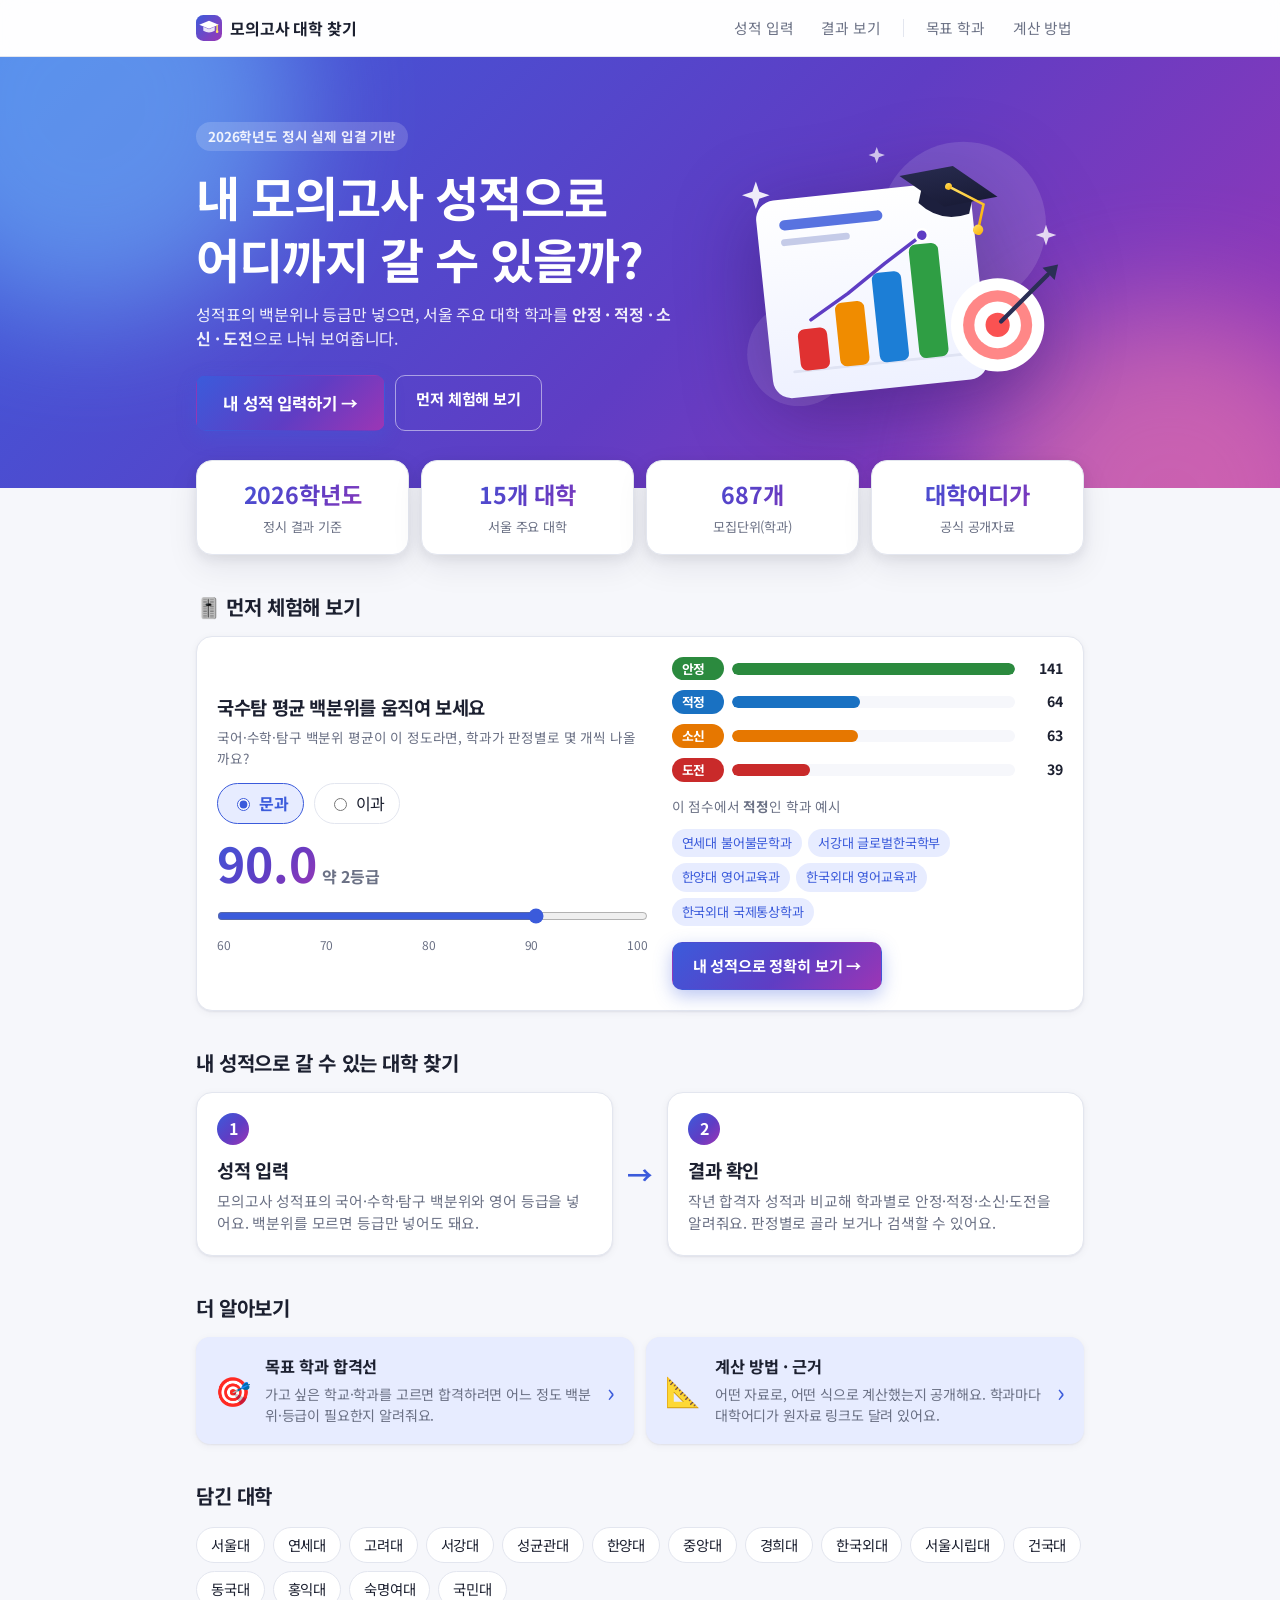
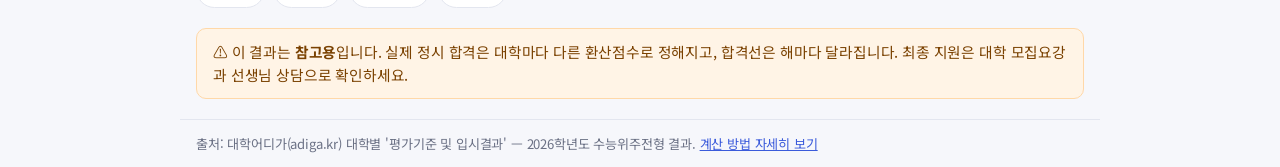
<file: mock-exam-admission/index.html>
<!doctype html>
<html lang="ko">
<head>
  <meta charset="utf-8" />
  <meta name="viewport" content="width=device-width, initial-scale=1" />
  <title>모의고사 대학 찾기</title>
  <link rel="preconnect" href="https://fonts.googleapis.com" />
  <link href="https://fonts.googleapis.com/css2?family=Noto+Sans+KR:wght@400;500;700&display=swap" rel="stylesheet" />
  <link rel="icon" href="img/logo.svg" type="image/svg+xml" />
  <link rel="stylesheet" href="style.css" />
</head>
<body>
  <nav class="topnav">
    <div class="wrap">
      <a class="brand" href="index.html"><img class="brand-mark" src="img/logo.svg" alt="" />모의고사 대학 찾기</a>
      <div class="links">
        <a href="input.html">성적 입력</a>
        <a href="result.html">결과 보기</a>
        <span class="nav-sep" aria-hidden="true"></span>
        <a href="target.html">목표 학과</a>
        <a href="method.html">계산 방법</a>
      </div>
    </div>
  </nav>

  <header class="hero hero-landing">
    <div class="wrap hero-inner">
      <div class="reveal in">
        <p class="eyebrow"><span data-year></span>학년도 정시 실제 입결 기반</p>
        <h1>내 모의고사 성적으로<br />어디까지 갈 수 있을까?</h1>
        <p>성적표의 백분위나 등급만 넣으면, 서울 주요 대학 학과를 <b>안정 · 적정 · 소신 · 도전</b>으로 나눠 보여줍니다.</p>
        <div class="cta-row">
          <a class="btn primary big" href="input.html">내 성적 입력하기 →</a>
          <a class="btn ghost-light" href="#demo">먼저 체험해 보기</a>
        </div>
      </div>
      <img class="hero-art" src="img/hero.svg" alt="성적표 그래프와 학사모, 과녁 일러스트" />
    </div>
  </header>

  <main class="wrap">
    <section class="stat-row">
      <div class="stat reveal"><b><span data-year></span>학년도</b><span>정시 결과 기준</span></div>
      <div class="stat reveal d1"><b><span data-univ-count data-countup></span>개 대학</b><span>서울 주요 대학</span></div>
      <div class="stat reveal d2"><b><span data-dept-count data-countup></span>개</b><span>모집단위(학과)</span></div>
      <div class="stat reveal d3"><b>대학어디가</b><span>공식 공개자료</span></div>
    </section>

    <h2 class="section-title reveal" id="demo">🎚️ 먼저 체험해 보기</h2>
    <section class="card demo reveal">
      <div>
        <h3>국수탐 평균 백분위를 움직여 보세요</h3>
        <p class="small-note" style="margin:0">국어·수학·탐구 백분위 평균이 이 정도라면, 학과가 판정별로 몇 개씩 나올까요?</p>
        <fieldset class="seg" style="margin:14px 0 0">
          <label><input type="radio" name="demo-track" value="인문" checked /> 문과</label>
          <label><input type="radio" name="demo-track" value="자연" /> 이과</label>
        </fieldset>
        <div style="margin-top:14px">
          <span class="demo-score" id="demo-score">90.0</span><span class="demo-grade" id="demo-grade"></span>
        </div>
        <input class="range" id="demo-range" type="range" min="60" max="100" step="0.5" value="90" aria-label="국수탐 평균 백분위" />
        <div class="range-scale"><span>60</span><span>70</span><span>80</span><span>90</span><span>100</span></div>
      </div>
      <div>
        <div class="demo-bars" id="demo-bars"></div>
        <p class="small-note" style="margin:14px 0 0">이 점수에서 <b>적정</b>인 학과 예시</p>
        <ul class="demo-picks" id="demo-picks"></ul>
        <a class="btn primary" href="input.html" style="margin-top:16px">내 성적으로 정확히 보기 →</a>
      </div>
    </section>

    <h2 class="section-title reveal">내 성적으로 갈 수 있는 대학 찾기</h2>
    <section class="steps flow-steps">
      <a class="step card reveal" href="input.html">
        <span class="step-no">1</span>
        <h3>성적 입력</h3>
        <p>모의고사 성적표의 국어·수학·탐구 백분위와 영어 등급을 넣어요. 백분위를 모르면 등급만 넣어도 돼요.</p>
      </a>
      <span class="step-arrow" aria-hidden="true">→</span>
      <a class="step card reveal d1" href="result.html">
        <span class="step-no">2</span>
        <h3>결과 확인</h3>
        <p>작년 합격자 성적과 비교해 학과별로 안정·적정·소신·도전을 알려줘요. 판정별로 골라 보거나 검색할 수 있어요.</p>
      </a>
    </section>

    <h2 class="section-title reveal">더 알아보기</h2>
    <section class="menu-tiles">
      <a class="tile reveal" href="target.html">
        <span class="tile-icon" aria-hidden="true">🎯</span>
        <div>
          <h3>목표 학과 합격선</h3>
          <p>가고 싶은 학교·학과를 고르면 합격하려면 어느 정도 백분위·등급이 필요한지 알려줘요.</p>
        </div>
        <span class="tile-go" aria-hidden="true">›</span>
      </a>
      <a class="tile reveal d1" href="method.html">
        <span class="tile-icon" aria-hidden="true">📐</span>
        <div>
          <h3>계산 방법 · 근거</h3>
          <p>어떤 자료로, 어떤 식으로 계산했는지 공개해요. 학과마다 대학어디가 원자료 링크도 달려 있어요.</p>
        </div>
        <span class="tile-go" aria-hidden="true">›</span>
      </a>
    </section>

    <h2 class="section-title reveal">담긴 대학</h2>
    <p class="univ-chips reveal" id="univ-chips"></p>

    <div class="notice reveal">
      ⚠️ 이 결과는 <b>참고용</b>입니다. 실제 정시 합격은 대학마다 다른 환산점수로 정해지고, 합격선은 해마다 달라집니다.
      최종 지원은 대학 모집요강과 선생님 상담으로 확인하세요.
    </div>
  </main>

  <footer class="wrap">
    <p>출처: 대학어디가(adiga.kr) 대학별 '평가기준 및 입시결과' — <span data-year></span>학년도 수능위주전형 결과. <a href="method.html">계산 방법 자세히 보기</a></p>
  </footer>

  <script src="data.js"></script>
  <script src="common.js"></script>
  <script src="ui.js"></script>
  <script>
    document.getElementById("univ-chips").innerHTML = univNames()
      .map((u) => `<a class="chip" href="target.html?univ=${encodeURIComponent(u)}">${esc(u)}</a>`)
      .join("");

    // 미리 체험: 평균 백분위 슬라이더 → 판정별 학과 수
    const range = document.getElementById("demo-range");
    const scoreEl = document.getElementById("demo-score");
    const gradeEl = document.getElementById("demo-grade");
    const barsEl = document.getElementById("demo-bars");
    const picksEl = document.getElementById("demo-picks");
    const KEYS = ["안정", "적정", "소신", "도전"];
    barsEl.innerHTML = KEYS.map(
      (k) => `<div class="demo-bar"><span class="badge ${k}">${k}</span><div class="track"><div class="fill ${k}" data-k="${k}"></div></div><b data-n="${k}">0</b></div>`
    ).join("");

    function updateDemo() {
      const avg = Number(range.value);
      const track = document.querySelector('input[name="demo-track"]:checked').value;
      const results = evaluate({ track, avg, english: 1 });
      const counts = Object.fromEntries(KEYS.map((k) => [k, results.filter((r) => r.level === k).length]));
      const max = Math.max(1, ...Object.values(counts));
      scoreEl.textContent = avg.toFixed(1);
      gradeEl.textContent = `약 ${pctToGrade(avg)}등급`;
      for (const k of KEYS) {
        barsEl.querySelector(`[data-k="${k}"]`).style.width = `${(counts[k] / max) * 100}%`;
        barsEl.querySelector(`[data-n="${k}"]`).textContent = counts[k];
      }
      const picks = results.filter((r) => r.level === "적정").slice(0, 5);
      picksEl.innerHTML = picks.length
        ? picks.map((r) => `<li>${esc(r.univ)} ${esc(r.dept)}</li>`).join("")
        : `<li>해당 학과가 없어요</li>`;
    }
    range.addEventListener("input", updateDemo);
    document.querySelectorAll('input[name="demo-track"]').forEach((r) => r.addEventListener("change", updateDemo));
    updateDemo();
  </script>
</body>
</html>
</file>
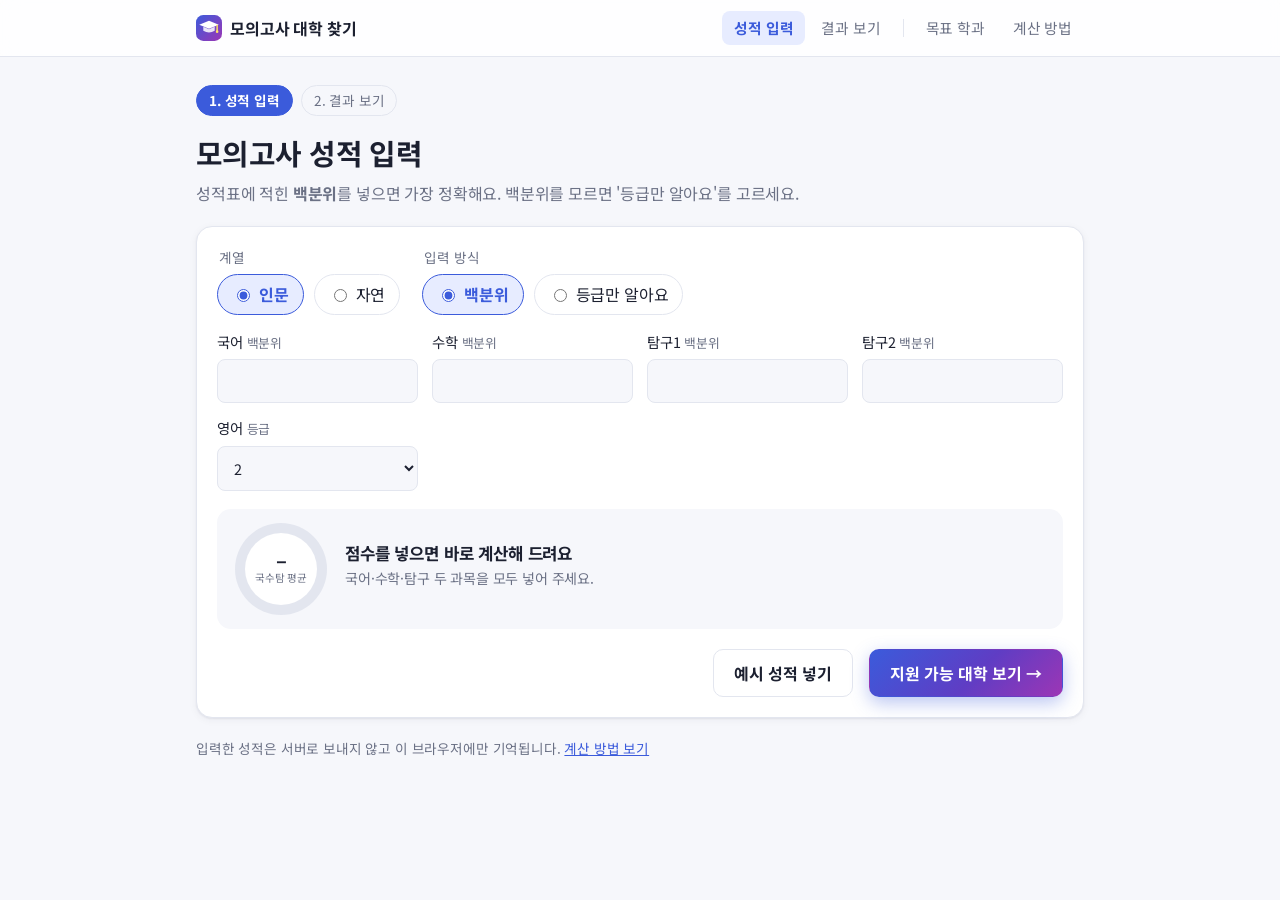
<file: mock-exam-admission/input.html>
<!doctype html>
<html lang="ko">
<head>
  <meta charset="utf-8" />
  <meta name="viewport" content="width=device-width, initial-scale=1" />
  <title>성적 입력 · 모의고사 대학 찾기</title>
  <link rel="preconnect" href="https://fonts.googleapis.com" />
  <link href="https://fonts.googleapis.com/css2?family=Noto+Sans+KR:wght@400;500;700&display=swap" rel="stylesheet" />
  <link rel="icon" href="img/logo.svg" type="image/svg+xml" />
  <link rel="stylesheet" href="style.css" />
</head>
<body>
  <nav class="topnav">
    <div class="wrap">
      <a class="brand" href="index.html"><img class="brand-mark" src="img/logo.svg" alt="" />모의고사 대학 찾기</a>
      <div class="links">
        <a href="input.html" aria-current="page">성적 입력</a>
        <a href="result.html">결과 보기</a>
        <span class="nav-sep" aria-hidden="true"></span>
        <a href="target.html">목표 학과</a>
        <a href="method.html">계산 방법</a>
      </div>
    </div>
  </nav>

  <main class="wrap page">
    <ol class="progress">
      <li class="on">1. 성적 입력</li>
      <li>2. 결과 보기</li>
    </ol>
    <h1 class="page-title">모의고사 성적 입력</h1>
    <p class="page-sub">성적표에 적힌 <b>백분위</b>를 넣으면 가장 정확해요. 백분위를 모르면 '등급만 알아요'를 고르세요.</p>

    <section class="card">
      <form id="score-form" action="result.html">
        <div class="row">
          <fieldset class="seg">
            <legend>계열</legend>
            <label><input type="radio" name="track" value="인문" checked /> 인문</label>
            <label><input type="radio" name="track" value="자연" /> 자연</label>
          </fieldset>
          <fieldset class="seg">
            <legend>입력 방식</legend>
            <label><input type="radio" name="mode" value="pct" checked /> 백분위</label>
            <label><input type="radio" name="mode" value="grade" /> 등급만 알아요</label>
          </fieldset>
        </div>

        <div class="grid">
          <label class="field">
            <span>국어 <em class="unit">백분위</em></span>
            <input type="number" name="k" min="0" max="100" required />
          </label>
          <label class="field">
            <span>수학 <em class="unit">백분위</em></span>
            <input type="number" name="m" min="0" max="100" required />
          </label>
          <label class="field">
            <span>탐구1 <em class="unit">백분위</em></span>
            <input type="number" name="t1" min="0" max="100" required />
          </label>
          <label class="field">
            <span>탐구2 <em class="unit">백분위</em></span>
            <input type="number" name="t2" min="0" max="100" required />
          </label>
          <label class="field">
            <span>영어 <em>등급</em></span>
            <select name="e">
              <option>1</option><option selected>2</option><option>3</option><option>4</option><option>5</option>
              <option>6</option><option>7</option><option>8</option><option>9</option>
            </select>
          </label>
        </div>

        <div class="live" aria-live="polite">
          <div class="ring" id="ring"><div><b id="live-avg">–</b><small>국수탐 평균</small></div></div>
          <div class="live-text">
            <b id="live-grade">점수를 넣으면 바로 계산해 드려요</b>
            <p id="live-desc">국어·수학·탐구 두 과목을 모두 넣어 주세요.</p>
            <div class="mini-levels" id="live-levels"></div>
          </div>
        </div>

        <p class="hint" id="grade-hint" hidden>
          등급만 넣으면 각 등급의 대표 백분위(1등급 98, 2등급 92, 3등급 83 …)로 바꿔 계산해요. 같은 등급 안에서도 차이가 커서 결과 오차가 큽니다.
        </p>

        <div class="row actions">
          <button type="button" id="sample-btn" class="ghost">예시 성적 넣기</button>
          <button type="submit" class="primary">지원 가능 대학 보기 →</button>
        </div>
      </form>
    </section>

    <p class="small-note">입력한 성적은 서버로 보내지 않고 이 브라우저에만 기억됩니다. <a href="method.html">계산 방법 보기</a></p>
  </main>

  <script src="data.js"></script>
  <script src="common.js"></script>
  <script src="ui.js"></script>
  <script src="input.js"></script>
</body>
</html>
</file>
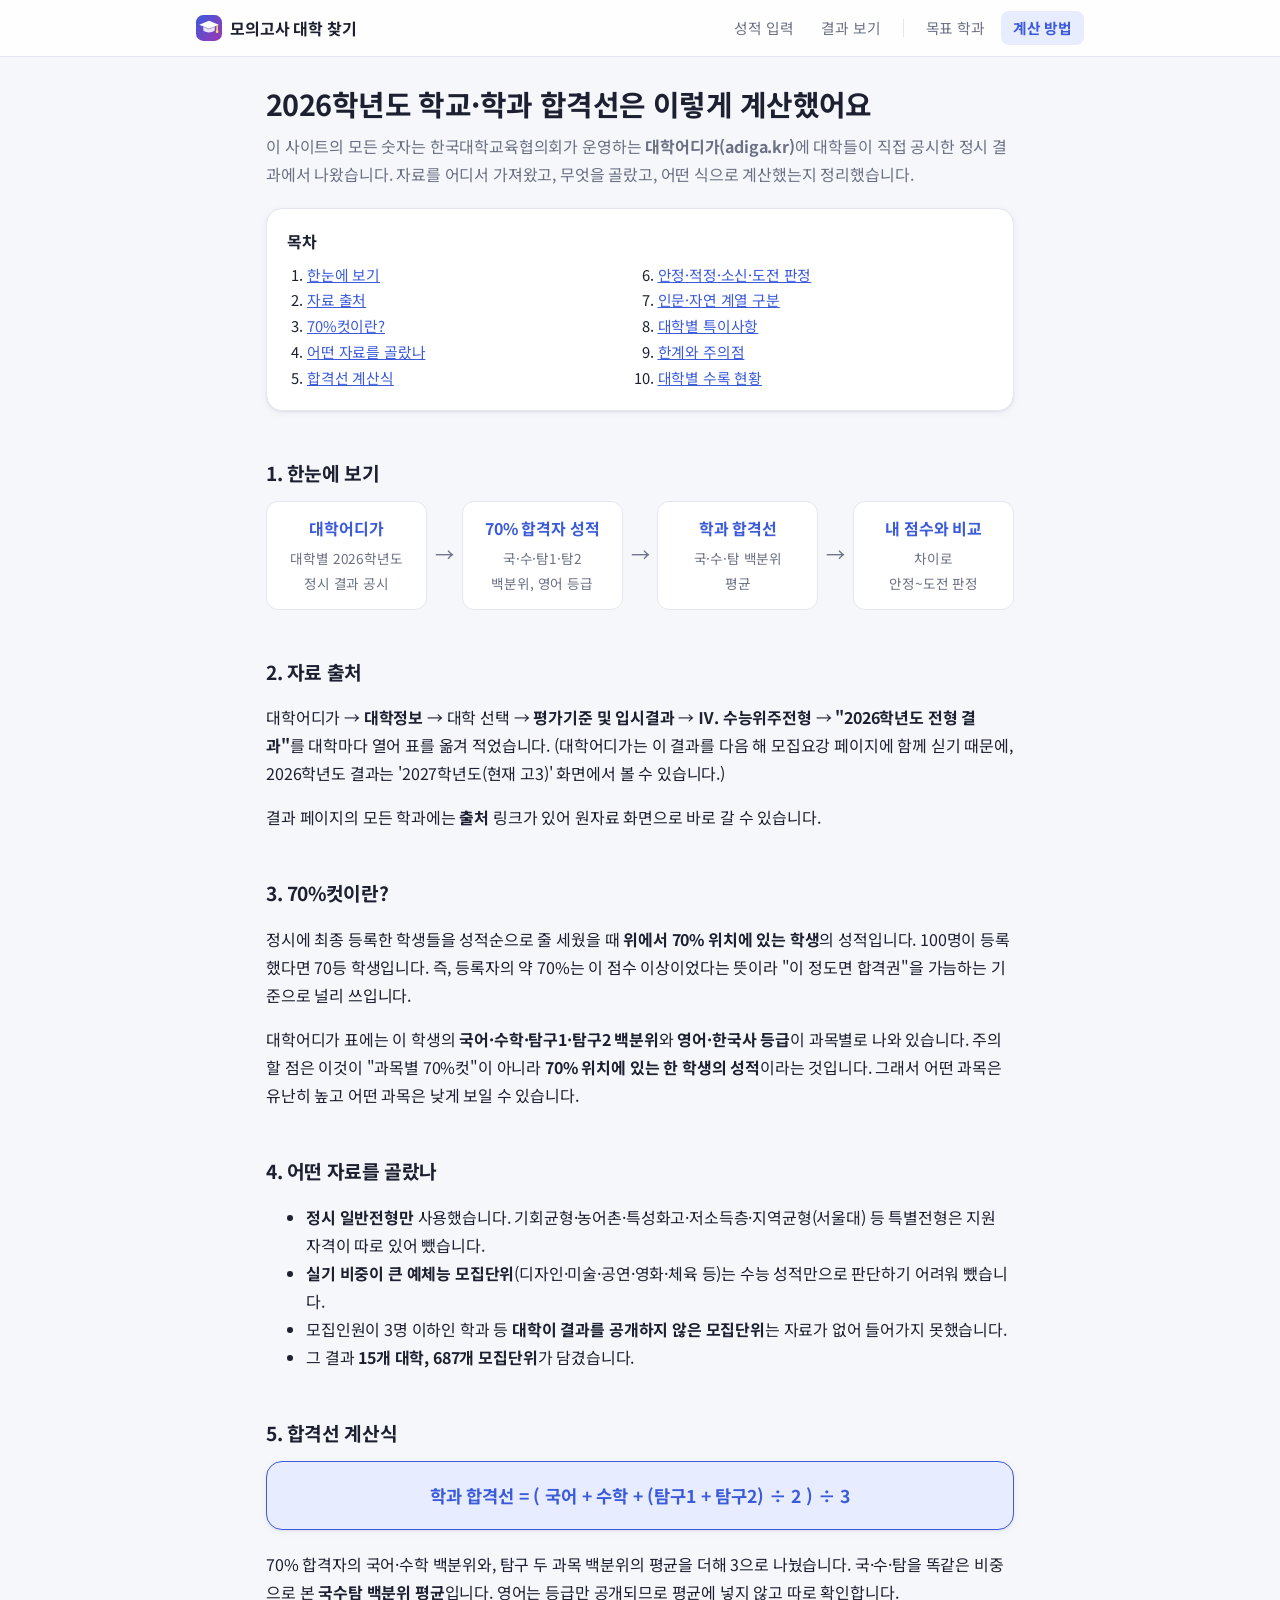
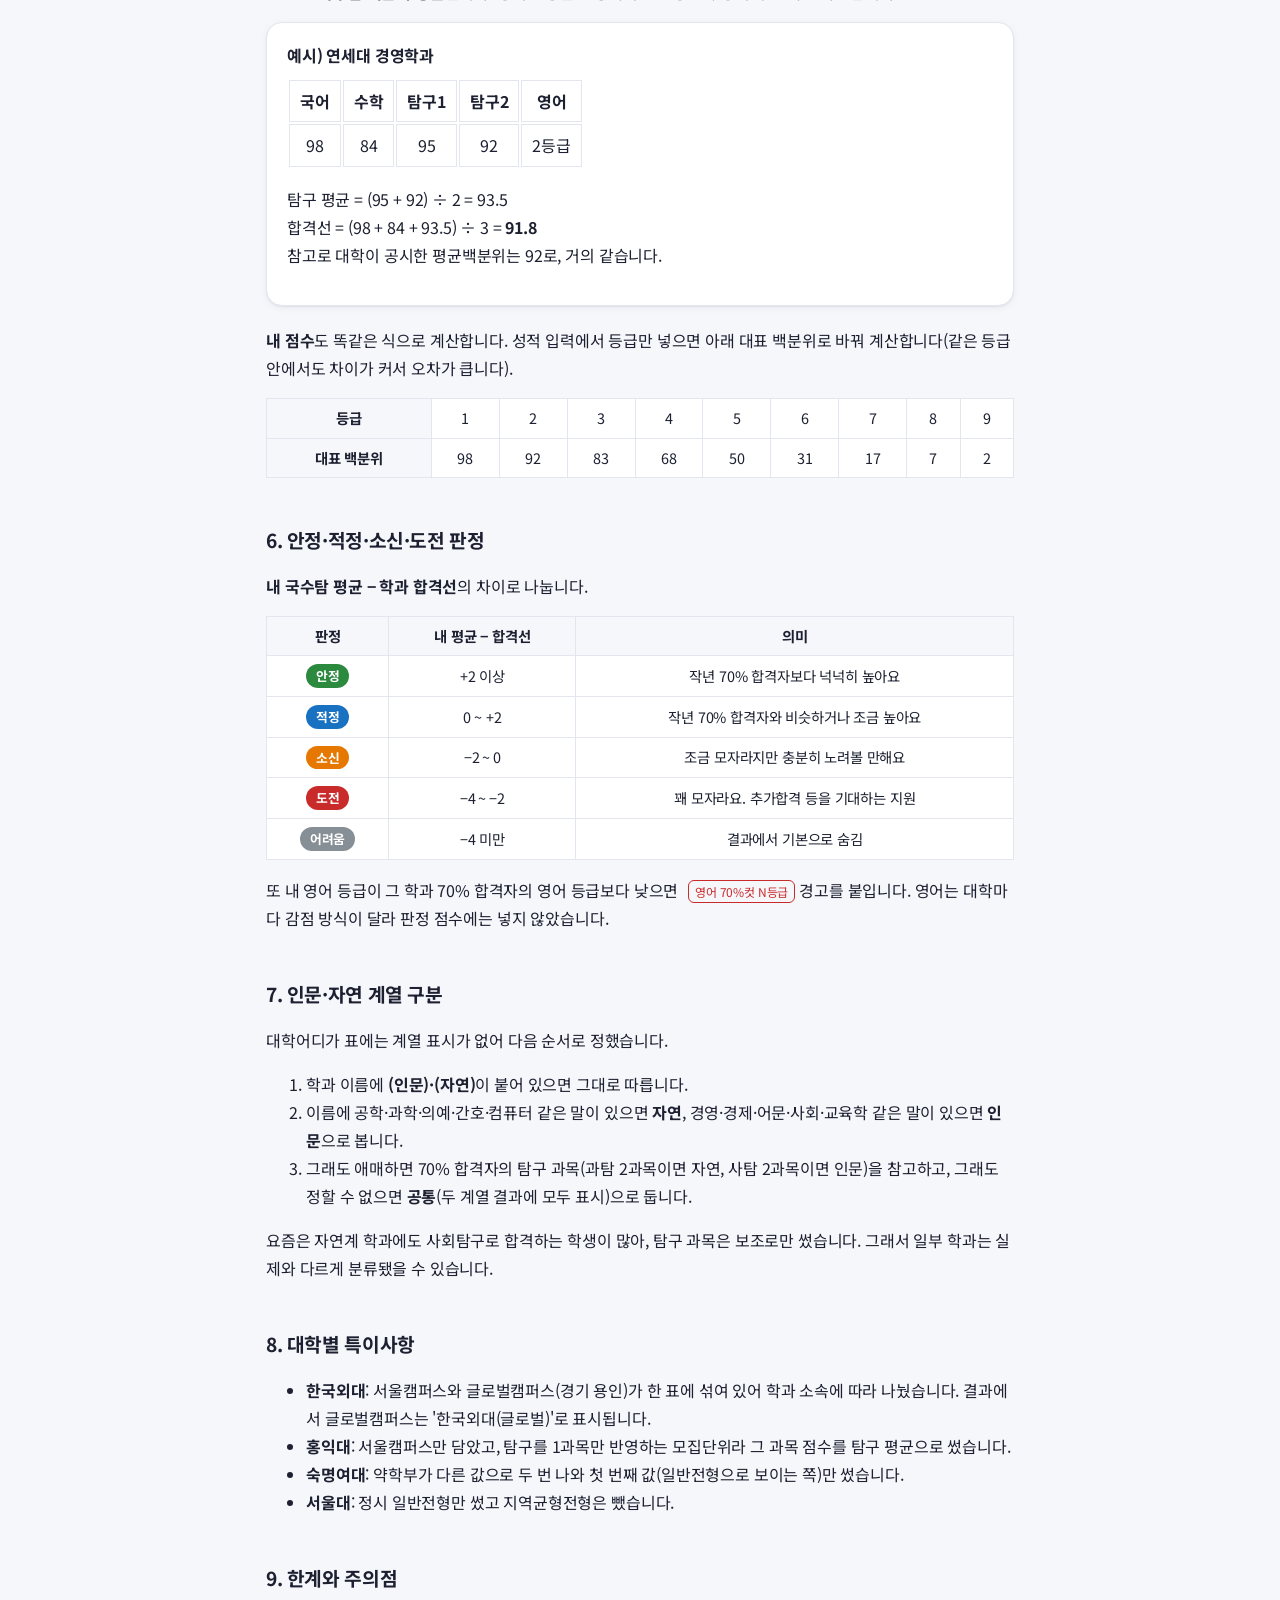
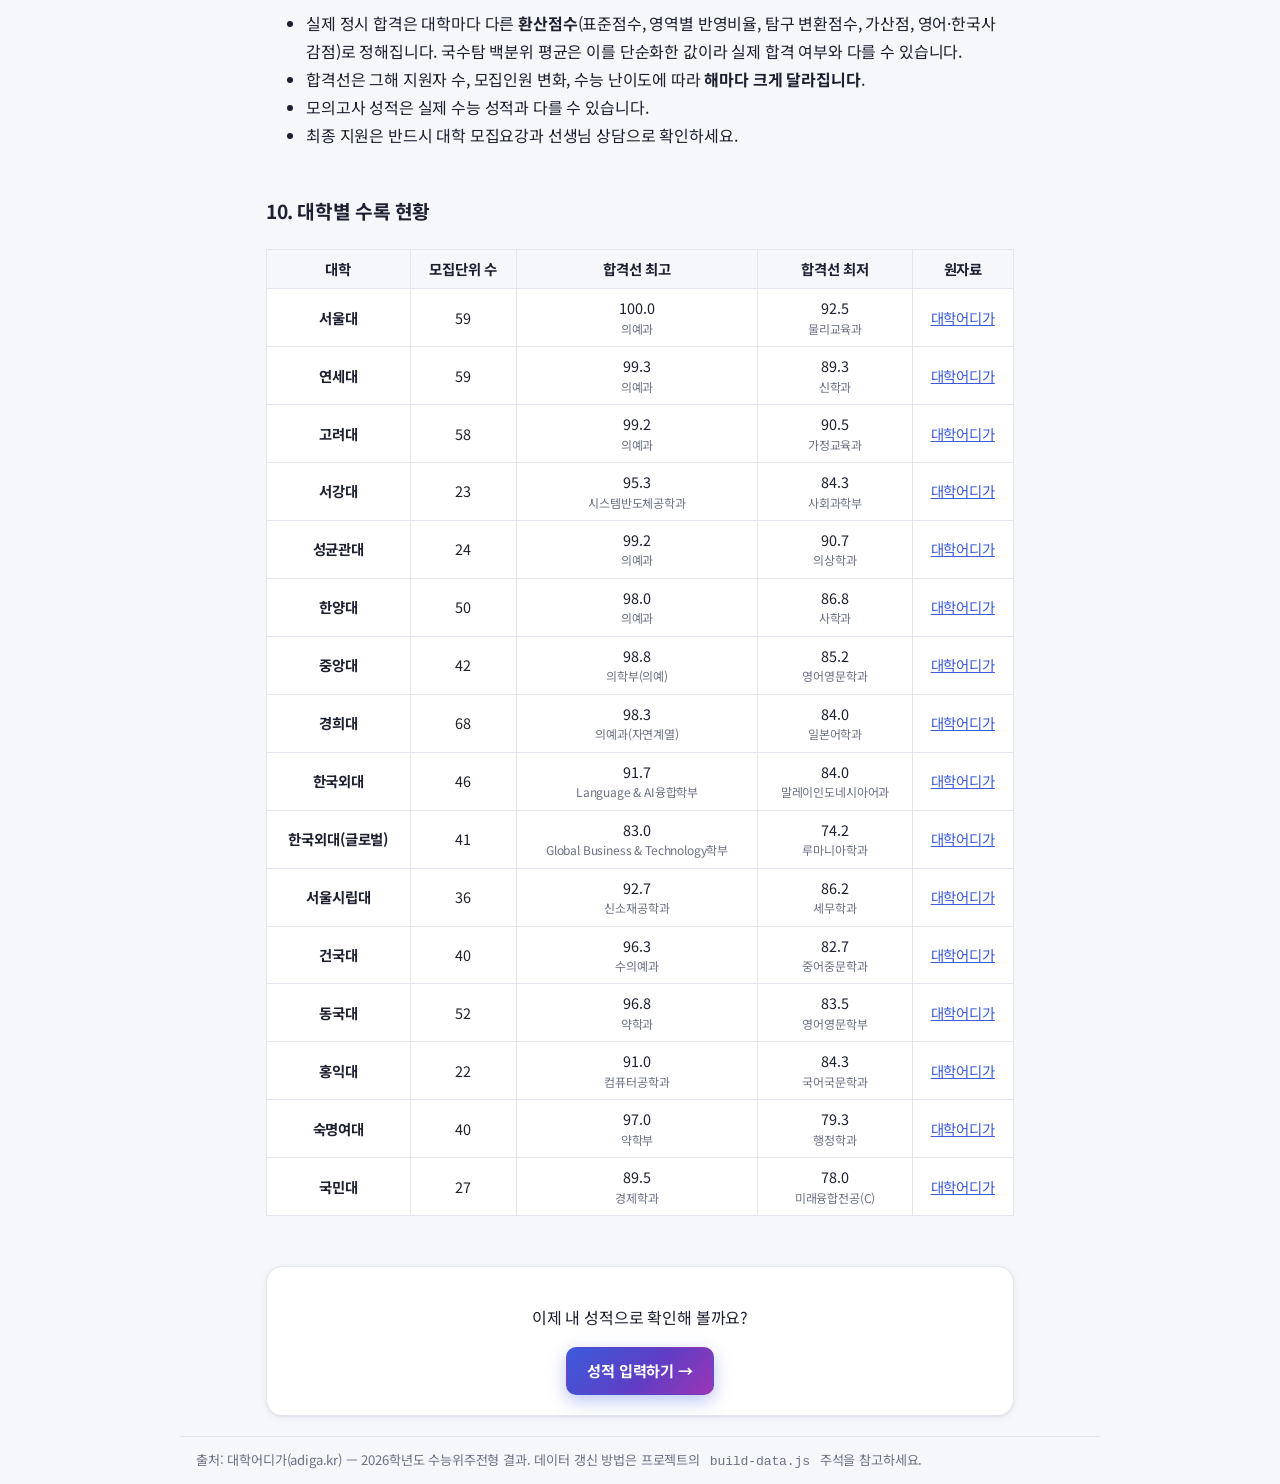
<file: mock-exam-admission/method.html>
<!doctype html>
<html lang="ko">
<head>
  <meta charset="utf-8" />
  <meta name="viewport" content="width=device-width, initial-scale=1" />
  <title>계산 방법 · 모의고사 대학 찾기</title>
  <link rel="preconnect" href="https://fonts.googleapis.com" />
  <link href="https://fonts.googleapis.com/css2?family=Noto+Sans+KR:wght@400;500;700&display=swap" rel="stylesheet" />
  <link rel="icon" href="img/logo.svg" type="image/svg+xml" />
  <link rel="stylesheet" href="style.css" />
</head>
<body>
  <nav class="topnav">
    <div class="wrap">
      <a class="brand" href="index.html"><img class="brand-mark" src="img/logo.svg" alt="" />모의고사 대학 찾기</a>
      <div class="links">
        <a href="input.html">성적 입력</a>
        <a href="result.html">결과 보기</a>
        <span class="nav-sep" aria-hidden="true"></span>
        <a href="target.html">목표 학과</a>
        <a href="method.html" aria-current="page">계산 방법</a>
      </div>
    </div>
  </nav>

  <main class="wrap page prose">
    <h1 class="page-title"><span data-year></span>학년도 학교·학과 합격선은 이렇게 계산했어요</h1>
    <p class="page-sub">이 사이트의 모든 숫자는 한국대학교육협의회가 운영하는 <b>대학어디가(adiga.kr)</b>에 대학들이 직접 공시한 정시 결과에서 나왔습니다. 자료를 어디서 가져왔고, 무엇을 골랐고, 어떤 식으로 계산했는지 정리했습니다.</p>

    <nav class="toc card">
      <b>목차</b>
      <ol>
        <li><a href="#flow">한눈에 보기</a></li>
        <li><a href="#source">자료 출처</a></li>
        <li><a href="#cut">70%컷이란?</a></li>
        <li><a href="#select">어떤 자료를 골랐나</a></li>
        <li><a href="#formula">합격선 계산식</a></li>
        <li><a href="#judge">안정·적정·소신·도전 판정</a></li>
        <li><a href="#track">인문·자연 계열 구분</a></li>
        <li><a href="#special">대학별 특이사항</a></li>
        <li><a href="#limits">한계와 주의점</a></li>
        <li><a href="#table">대학별 수록 현황</a></li>
      </ol>
    </nav>

    <h2 id="flow">1. 한눈에 보기</h2>
    <div class="flow">
      <div class="flow-step"><b>대학어디가</b><span>대학별 <span data-year></span>학년도<br />정시 결과 공시</span></div>
      <div class="flow-arrow">→</div>
      <div class="flow-step"><b>70% 합격자 성적</b><span>국·수·탐1·탐2<br />백분위, 영어 등급</span></div>
      <div class="flow-arrow">→</div>
      <div class="flow-step"><b>학과 합격선</b><span>국·수·탐 백분위<br />평균</span></div>
      <div class="flow-arrow">→</div>
      <div class="flow-step"><b>내 점수와 비교</b><span>차이로<br />안정~도전 판정</span></div>
    </div>

    <h2 id="source">2. 자료 출처</h2>
    <p>대학어디가 → <b>대학정보</b> → 대학 선택 → <b>평가기준 및 입시결과</b> → <b>Ⅳ. 수능위주전형</b> → <b>"<span data-year></span>학년도 전형 결과"</b>를 대학마다 열어 표를 옮겨 적었습니다.
      (대학어디가는 이 결과를 다음 해 모집요강 페이지에 함께 싣기 때문에, <span data-year></span>학년도 결과는 '2027학년도(현재 고3)' 화면에서 볼 수 있습니다.)</p>
    <p>결과 페이지의 모든 학과에는 <b>출처</b> 링크가 있어 원자료 화면으로 바로 갈 수 있습니다.</p>

    <h2 id="cut">3. 70%컷이란?</h2>
    <p>정시에 최종 등록한 학생들을 성적순으로 줄 세웠을 때 <b>위에서 70% 위치에 있는 학생</b>의 성적입니다. 100명이 등록했다면 70등 학생입니다.
      즉, 등록자의 약 70%는 이 점수 이상이었다는 뜻이라 "이 정도면 합격권"을 가늠하는 기준으로 널리 쓰입니다.</p>
    <p>대학어디가 표에는 이 학생의 <b>국어·수학·탐구1·탐구2 백분위</b>와 <b>영어·한국사 등급</b>이 과목별로 나와 있습니다.
      주의할 점은 이것이 "과목별 70%컷"이 아니라 <b>70% 위치에 있는 한 학생의 성적</b>이라는 것입니다. 그래서 어떤 과목은 유난히 높고 어떤 과목은 낮게 보일 수 있습니다.</p>

    <h2 id="select">4. 어떤 자료를 골랐나</h2>
    <ul>
      <li><b>정시 일반전형만</b> 사용했습니다. 기회균형·농어촌·특성화고·저소득층·지역균형(서울대) 등 특별전형은 지원 자격이 따로 있어 뺐습니다.</li>
      <li><b>실기 비중이 큰 예체능 모집단위</b>(디자인·미술·공연·영화·체육 등)는 수능 성적만으로 판단하기 어려워 뺐습니다.</li>
      <li>모집인원이 3명 이하인 학과 등 <b>대학이 결과를 공개하지 않은 모집단위</b>는 자료가 없어 들어가지 못했습니다.</li>
      <li>그 결과 <b><span data-univ-count></span>개 대학, <span data-dept-count></span>개 모집단위</b>가 담겼습니다.</li>
    </ul>

    <h2 id="formula">5. 합격선 계산식</h2>
    <div class="formula card">
      학과 합격선 = ( 국어 + 수학 + <span class="frac">(탐구1 + 탐구2) ÷ 2</span> ) ÷ 3
    </div>
    <p>70% 합격자의 국어·수학 백분위와, 탐구 두 과목 백분위의 평균을 더해 3으로 나눴습니다. 국·수·탐을 똑같은 비중으로 본 <b>국수탐 백분위 평균</b>입니다. 영어는 등급만 공개되므로 평균에 넣지 않고 따로 확인합니다.</p>

    <div class="example card">
      <b>예시) 연세대 경영학과</b>
      <table>
        <tr><th>국어</th><th>수학</th><th>탐구1</th><th>탐구2</th><th>영어</th></tr>
        <tr><td>98</td><td>84</td><td>95</td><td>92</td><td>2등급</td></tr>
      </table>
      <p>탐구 평균 = (95 + 92) ÷ 2 = 93.5<br />
        합격선 = (98 + 84 + 93.5) ÷ 3 = <b>91.8</b><br />
        참고로 대학이 공시한 평균백분위는 92로, 거의 같습니다.</p>
    </div>

    <p><b>내 점수</b>도 똑같은 식으로 계산합니다. 성적 입력에서 등급만 넣으면 아래 대표 백분위로 바꿔 계산합니다(같은 등급 안에서도 차이가 커서 오차가 큽니다).</p>
    <table class="data-table">
      <tr><th>등급</th><td>1</td><td>2</td><td>3</td><td>4</td><td>5</td><td>6</td><td>7</td><td>8</td><td>9</td></tr>
      <tr><th>대표 백분위</th><td>98</td><td>92</td><td>83</td><td>68</td><td>50</td><td>31</td><td>17</td><td>7</td><td>2</td></tr>
    </table>

    <h2 id="judge">6. 안정·적정·소신·도전 판정</h2>
    <p><b>내 국수탐 평균 − 학과 합격선</b>의 차이로 나눕니다.</p>
    <table class="data-table" id="level-table"></table>
    <p>또 내 영어 등급이 그 학과 70% 합격자의 영어 등급보다 낮으면 <span class="warn">영어 70%컷 N등급</span> 경고를 붙입니다. 영어는 대학마다 감점 방식이 달라 판정 점수에는 넣지 않았습니다.</p>

    <h2 id="track">7. 인문·자연 계열 구분</h2>
    <p>대학어디가 표에는 계열 표시가 없어 다음 순서로 정했습니다.</p>
    <ol>
      <li>학과 이름에 <b>(인문)·(자연)</b>이 붙어 있으면 그대로 따릅니다.</li>
      <li>이름에 공학·과학·의예·간호·컴퓨터 같은 말이 있으면 <b>자연</b>, 경영·경제·어문·사회·교육학 같은 말이 있으면 <b>인문</b>으로 봅니다.</li>
      <li>그래도 애매하면 70% 합격자의 탐구 과목(과탐 2과목이면 자연, 사탐 2과목이면 인문)을 참고하고, 그래도 정할 수 없으면 <b>공통</b>(두 계열 결과에 모두 표시)으로 둡니다.</li>
    </ol>
    <p>요즘은 자연계 학과에도 사회탐구로 합격하는 학생이 많아, 탐구 과목은 보조로만 썼습니다. 그래서 일부 학과는 실제와 다르게 분류됐을 수 있습니다.</p>

    <h2 id="special">8. 대학별 특이사항</h2>
    <ul>
      <li><b>한국외대</b>: 서울캠퍼스와 글로벌캠퍼스(경기 용인)가 한 표에 섞여 있어 학과 소속에 따라 나눴습니다. 결과에서 글로벌캠퍼스는 '한국외대(글로벌)'로 표시됩니다.</li>
      <li><b>홍익대</b>: 서울캠퍼스만 담았고, 탐구를 1과목만 반영하는 모집단위라 그 과목 점수를 탐구 평균으로 썼습니다.</li>
      <li><b>숙명여대</b>: 약학부가 다른 값으로 두 번 나와 첫 번째 값(일반전형으로 보이는 쪽)만 썼습니다.</li>
      <li><b>서울대</b>: 정시 일반전형만 썼고 지역균형전형은 뺐습니다.</li>
    </ul>

    <h2 id="limits">9. 한계와 주의점</h2>
    <ul>
      <li>실제 정시 합격은 대학마다 다른 <b>환산점수</b>(표준점수, 영역별 반영비율, 탐구 변환점수, 가산점, 영어·한국사 감점)로 정해집니다. 국수탐 백분위 평균은 이를 단순화한 값이라 실제 합격 여부와 다를 수 있습니다.</li>
      <li>합격선은 그해 지원자 수, 모집인원 변화, 수능 난이도에 따라 <b>해마다 크게 달라집니다</b>.</li>
      <li>모의고사 성적은 실제 수능 성적과 다를 수 있습니다.</li>
      <li>최종 지원은 반드시 대학 모집요강과 선생님 상담으로 확인하세요.</li>
    </ul>

    <h2 id="table">10. 대학별 수록 현황</h2>
    <div class="table-scroll">
      <table class="data-table" id="univ-table">
        <thead><tr><th>대학</th><th>모집단위 수</th><th>합격선 최고</th><th>합격선 최저</th><th>원자료</th></tr></thead>
        <tbody></tbody>
      </table>
    </div>

    <div class="cta-box card">
      <p>이제 내 성적으로 확인해 볼까요?</p>
      <a class="btn primary" href="input.html">성적 입력하기 →</a>
    </div>
  </main>

  <footer class="wrap">
    <p>출처: 대학어디가(adiga.kr) — <span data-year></span>학년도 수능위주전형 결과. 데이터 갱신 방법은 프로젝트의 <code>build-data.js</code> 주석을 참고하세요.</p>
  </footer>

  <script src="data.js"></script>
  <script src="common.js"></script>
  <script src="ui.js"></script>
  <script>
    document.getElementById("level-table").innerHTML =
      "<tr><th>판정</th><th>내 평균 − 합격선</th><th>의미</th></tr>" +
      [
        ["안정", "작년 70% 합격자보다 넉넉히 높아요"],
        ["적정", "작년 70% 합격자와 비슷하거나 조금 높아요"],
        ["소신", "조금 모자라지만 충분히 노려볼 만해요"],
        ["도전", "꽤 모자라요. 추가합격 등을 기대하는 지원"],
        ["어려움", "결과에서 기본으로 숨김"],
      ]
        .map(([k, m]) => {
          const l = LEVELS.find((x) => x.key === k);
          return `<tr><td><span class="badge ${k}">${k}</span></td><td>${l.desc}</td><td>${m}</td></tr>`;
        })
        .join("");

    const byUniv = {};
    for (const d of DEPARTMENTS) (byUniv[d.univ] ||= []).push(d);
    document.querySelector("#univ-table tbody").innerHTML = Object.entries(byUniv)
      .map(([u, list]) => {
        const cuts = list.map((d) => d.cut);
        const max = list.find((d) => d.cut === Math.max(...cuts));
        const min = list.find((d) => d.cut === Math.min(...cuts));
        return `<tr><td><b>${esc(u)}</b></td><td>${list.length}</td>
          <td>${max.cut.toFixed(1)} <small>${esc(max.dept)}</small></td>
          <td>${min.cut.toFixed(1)} <small>${esc(min.dept)}</small></td>
          <td><a href="${ADIGA_URL(list[0].code)}" target="_blank" rel="noopener">대학어디가</a></td></tr>`;
      })
      .join("");
  </script>
</body>
</html>
</file>
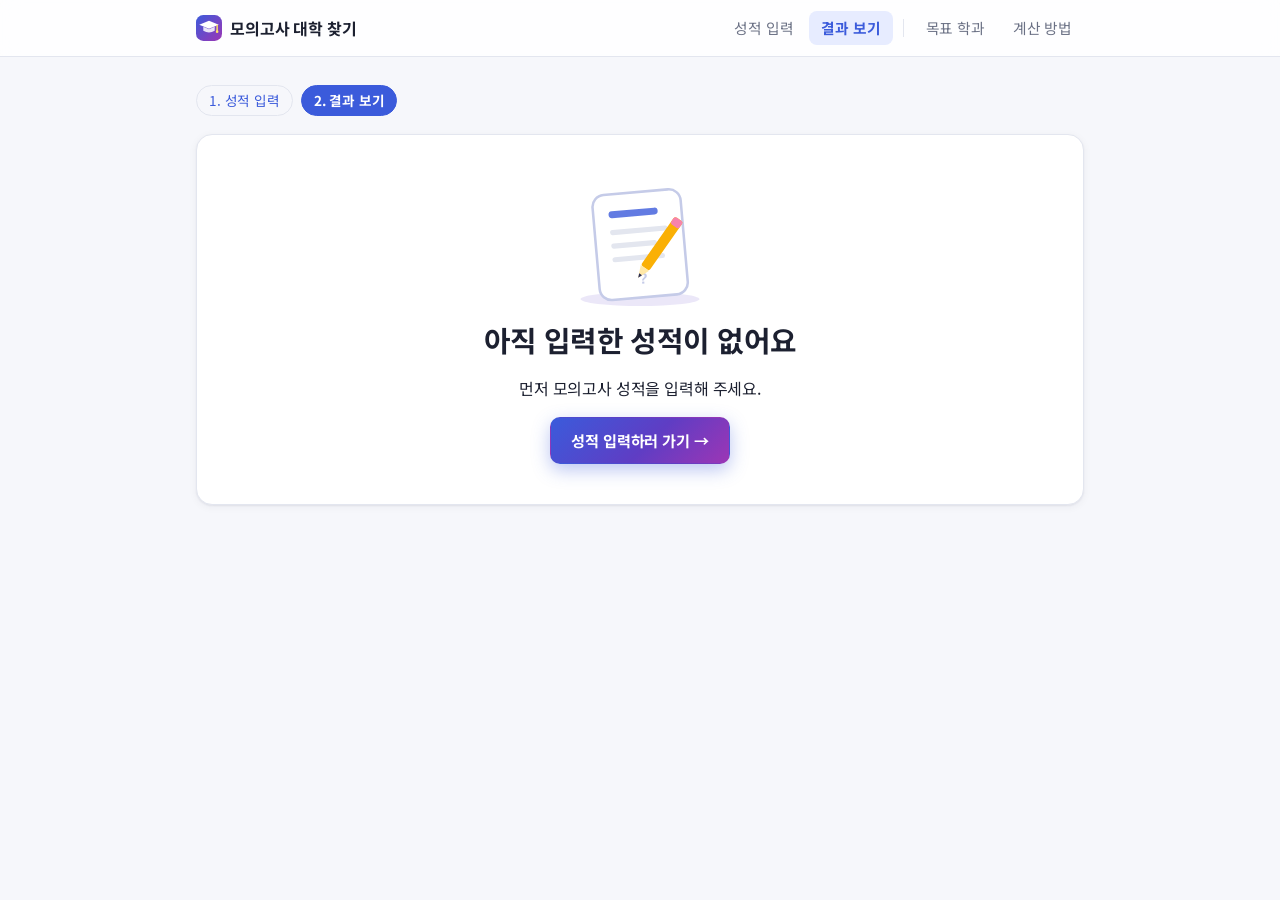
<file: mock-exam-admission/result.html>
<!doctype html>
<html lang="ko">
<head>
  <meta charset="utf-8" />
  <meta name="viewport" content="width=device-width, initial-scale=1" />
  <title>결과 보기 · 모의고사 대학 찾기</title>
  <link rel="preconnect" href="https://fonts.googleapis.com" />
  <link href="https://fonts.googleapis.com/css2?family=Noto+Sans+KR:wght@400;500;700&display=swap" rel="stylesheet" />
  <link rel="icon" href="img/logo.svg" type="image/svg+xml" />
  <link rel="stylesheet" href="style.css" />
</head>
<body>
  <nav class="topnav">
    <div class="wrap">
      <a class="brand" href="index.html"><img class="brand-mark" src="img/logo.svg" alt="" />모의고사 대학 찾기</a>
      <div class="links">
        <a href="input.html">성적 입력</a>
        <a href="result.html" aria-current="page">결과 보기</a>
        <span class="nav-sep" aria-hidden="true"></span>
        <a href="target.html">목표 학과</a>
        <a href="method.html">계산 방법</a>
      </div>
    </div>
  </nav>

  <main class="wrap page">
    <ol class="progress">
      <li class="done"><a href="input.html" id="progress-input">1. 성적 입력</a></li>
      <li class="on">2. 결과 보기</li>
    </ol>

    <section id="no-input" class="card empty-state" hidden>
      <img class="empty-art" src="img/empty.svg" alt="" />
      <h1 class="page-title">아직 입력한 성적이 없어요</h1>
      <p>먼저 모의고사 성적을 입력해 주세요.</p>
      <a class="btn primary" href="input.html">성적 입력하러 가기 →</a>
    </section>

    <section id="results" hidden>
      <div class="result-head">
        <h1 class="page-title">지원 가능 대학 결과</h1>
        <a class="btn ghost" id="edit-btn" href="input.html">✎ 성적 수정</a>
      </div>
      <div class="summary card" id="summary"></div>

      <div class="level-filter">
        <span class="label">판정 필터</span>
        <div id="level-buttons" class="level-buttons" role="group" aria-label="판정 필터"></div>
      </div>

      <div class="filters">
        <input type="search" id="q" placeholder="대학·학과 검색 (예: 컴퓨터, 경희, 의예)" />
        <select id="region">
          <option value="">전체 지역</option>
        </select>
      </div>

      <div class="legend" id="legend"></div>

      <div id="groups"></div>

      <p class="small-note">
        <span data-year></span>학년도 정시 일반전형 최종등록자 70% 학생의 국·수·탐 백분위 평균과 비교한 결과입니다.
        <a href="method.html">어떻게 계산했나요?</a>
      </p>
    </section>
  </main>

  <script src="data.js"></script>
  <script src="common.js"></script>
  <script src="ui.js"></script>
  <script src="result.js"></script>
</body>
</html>
</file>
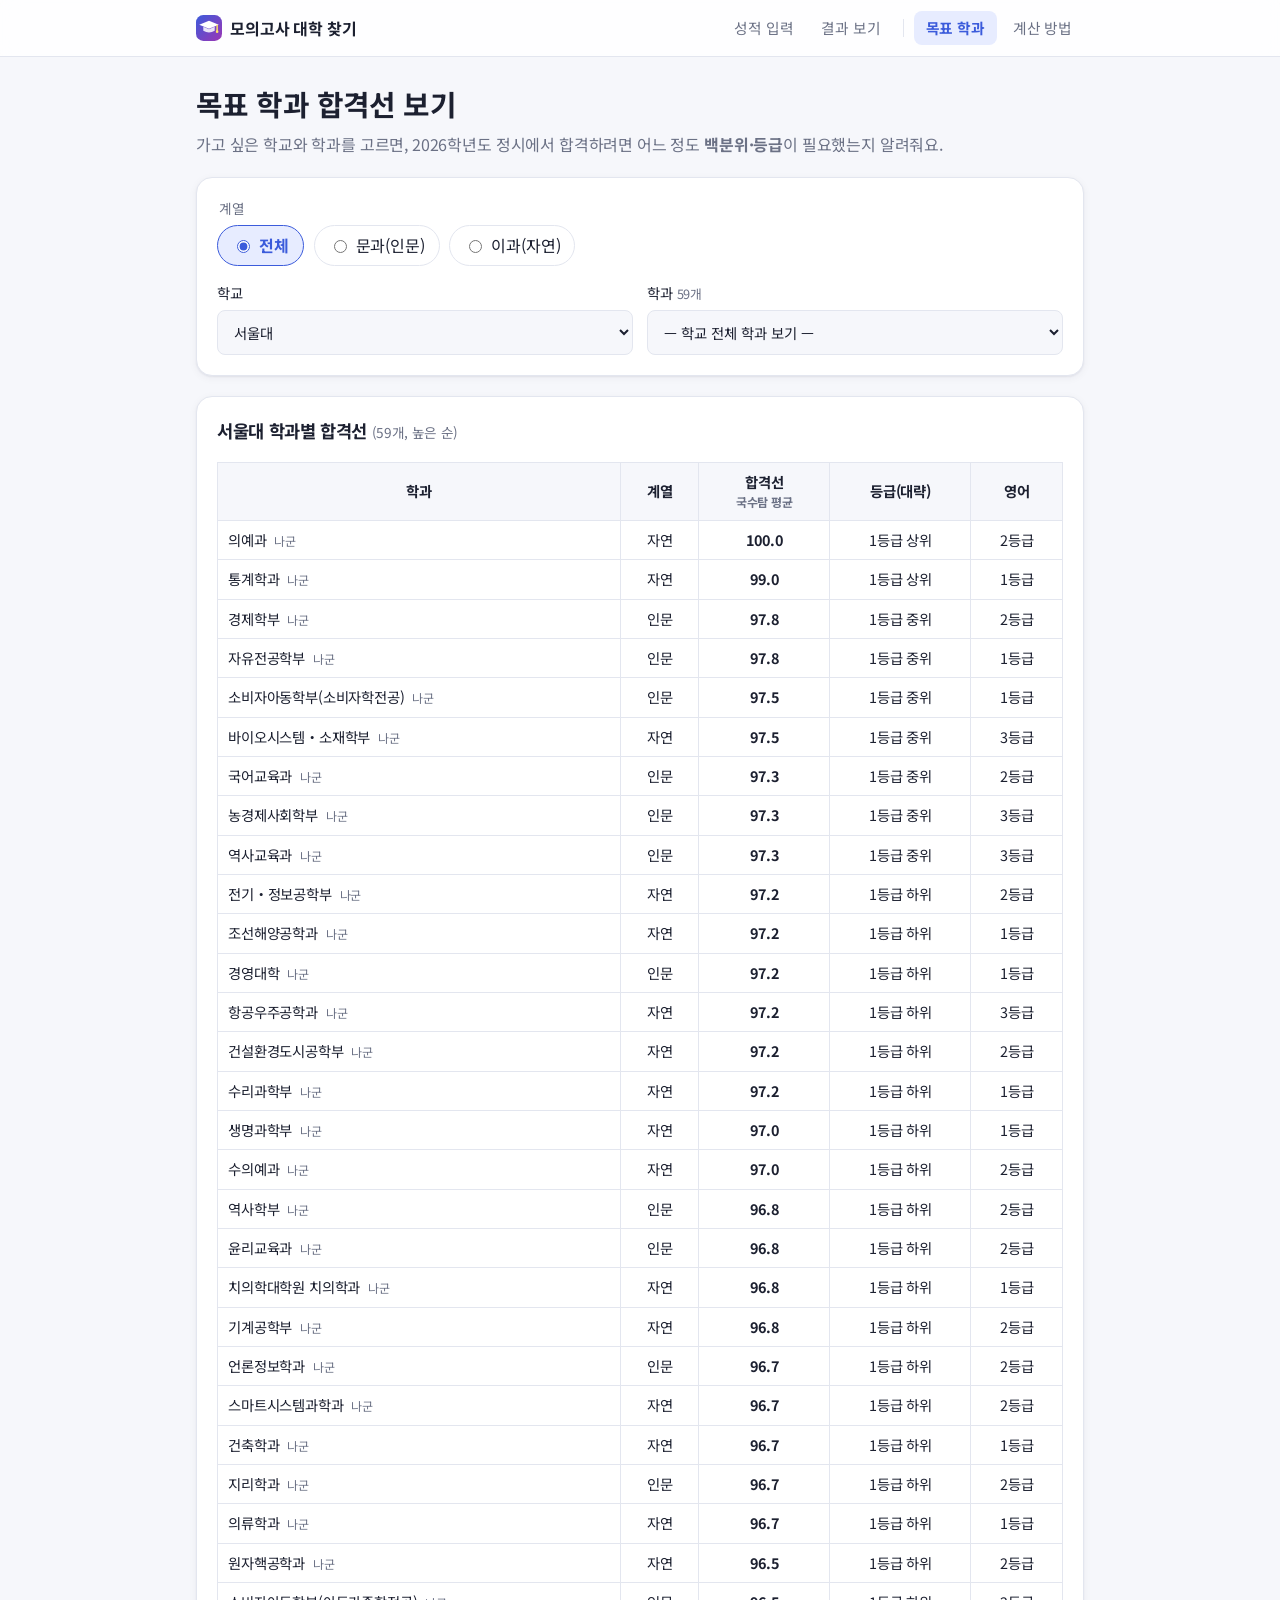
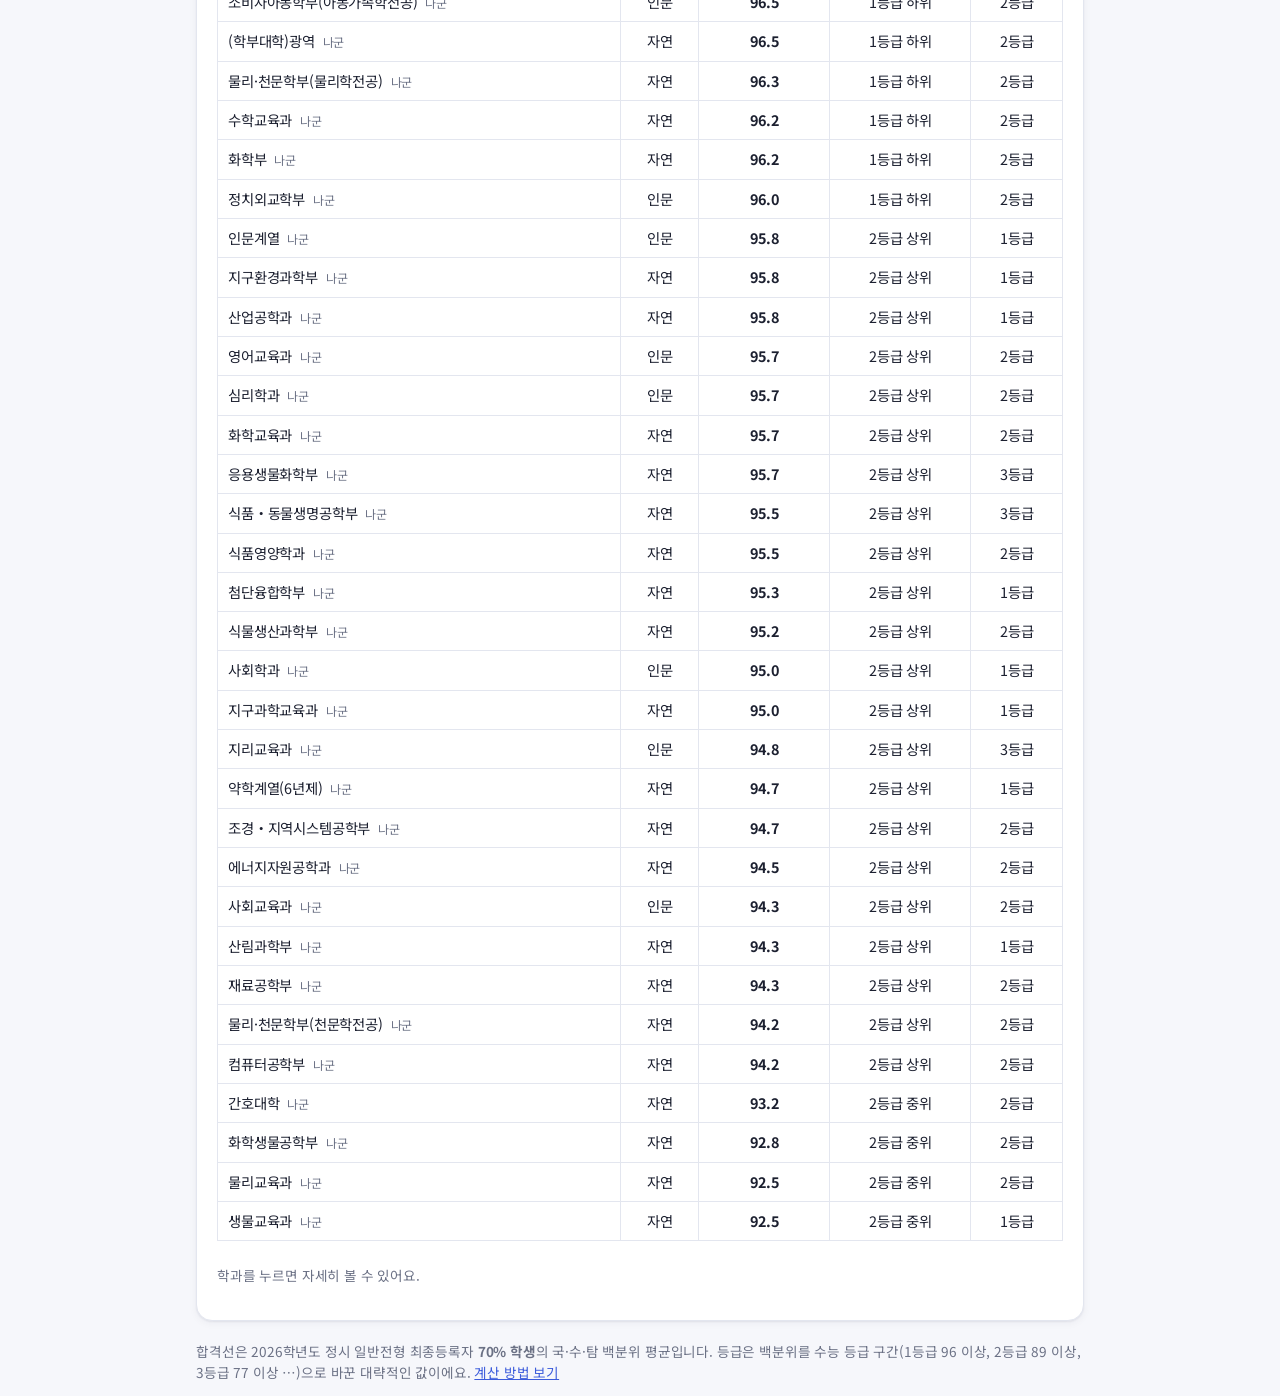
<file: mock-exam-admission/target.html>
<!doctype html>
<html lang="ko">
<head>
  <meta charset="utf-8" />
  <meta name="viewport" content="width=device-width, initial-scale=1" />
  <title>목표 학과 합격선 · 모의고사 대학 찾기</title>
  <link rel="preconnect" href="https://fonts.googleapis.com" />
  <link href="https://fonts.googleapis.com/css2?family=Noto+Sans+KR:wght@400;500;700&display=swap" rel="stylesheet" />
  <link rel="icon" href="img/logo.svg" type="image/svg+xml" />
  <link rel="stylesheet" href="style.css" />
</head>
<body>
  <nav class="topnav">
    <div class="wrap">
      <a class="brand" href="index.html"><img class="brand-mark" src="img/logo.svg" alt="" />모의고사 대학 찾기</a>
      <div class="links">
        <a href="input.html">성적 입력</a>
        <a href="result.html">결과 보기</a>
        <span class="nav-sep" aria-hidden="true"></span>
        <a href="target.html" aria-current="page">목표 학과</a>
        <a href="method.html">계산 방법</a>
      </div>
    </div>
  </nav>

  <main class="wrap page">
    <h1 class="page-title">목표 학과 합격선 보기</h1>
    <p class="page-sub">가고 싶은 학교와 학과를 고르면, <span data-year></span>학년도 정시에서 합격하려면 어느 정도 <b>백분위·등급</b>이 필요했는지 알려줘요.</p>

    <section class="card">
      <div class="row">
        <fieldset class="seg">
          <legend>계열</legend>
          <label><input type="radio" name="track" value="전체" checked /> 전체</label>
          <label><input type="radio" name="track" value="인문" /> 문과(인문)</label>
          <label><input type="radio" name="track" value="자연" /> 이과(자연)</label>
        </fieldset>
      </div>
      <div class="grid two">
        <label class="field">
          <span>학교</span>
          <select id="univ"></select>
        </label>
        <label class="field">
          <span>학과 <em id="dept-count"></em></span>
          <select id="dept"></select>
        </label>
      </div>
    </section>

    <section id="detail"></section>
    <section id="univ-list"></section>

    <p class="small-note">
      합격선은 <span data-year></span>학년도 정시 일반전형 최종등록자 <b>70% 학생</b>의 국·수·탐 백분위 평균입니다.
      등급은 백분위를 수능 등급 구간(1등급 96 이상, 2등급 89 이상, 3등급 77 이상 …)으로 바꾼 대략적인 값이에요.
      <a href="method.html">계산 방법 보기</a>
    </p>
  </main>

  <script src="data.js"></script>
  <script src="common.js"></script>
  <script src="ui.js"></script>
  <script src="target.js"></script>
</body>
</html>
</file>
<file: mock-exam-admission/style.css>
:root {
  --bg: #f6f7fb;
  --surface: #ffffff;
  --text: #1c2030;
  --muted: #6b7185;
  --line: #e3e6ef;
  --accent: #3b5bdb;
  --accent-soft: #e7ecff;
  --safe: #2b8a3e;
  --fit: #1971c2;
  --reach: #e67700;
  --challenge: #c92a2a;
  --hard: #868e96;
}

@media (prefers-color-scheme: dark) {
  :root {
    --bg: #12141c;
    --surface: #1b1e29;
    --text: #e8eaf2;
    --muted: #9aa0b4;
    --line: #2c3040;
    --accent: #7b93ff;
    --accent-soft: #232a45;
    --safe: #51cf66;
    --fit: #4dabf7;
    --reach: #ffa94d;
    --challenge: #ff6b6b;
    --hard: #adb5bd;
  }
}

* { box-sizing: border-box; }

body {
  margin: 0;
  font-family: "Noto Sans KR", system-ui, -apple-system, "Malgun Gothic", sans-serif;
  background: var(--bg);
  color: var(--text);
  line-height: 1.55;
}

.wrap { max-width: 920px; margin: 0 auto; padding: 0 16px; }

.hero {
  background: linear-gradient(135deg, #3b5bdb, #5f3dc4);
  color: #fff;
  padding: 48px 0 40px;
}
.hero h1 { margin: 0 0 12px; font-size: clamp(1.6rem, 4vw, 2.3rem); line-height: 1.3; }
.hero p { margin: 0; opacity: 0.9; }
.hero-inner { display: flex; align-items: center; justify-content: space-between; gap: 24px; }
@media (max-width: 640px) {
  .hero-inner { flex-direction: column-reverse; align-items: flex-start; }
}

.notice {
  margin: 20px 0;
  padding: 12px 16px;
  border-radius: 10px;
  background: #fff4e6;
  color: #7a4100;
  border: 1px solid #ffd8a8;
  font-size: 0.92rem;
}
@media (prefers-color-scheme: dark) {
  .notice { background: #3a2a14; color: #ffd8a8; border-color: #6b4a1f; }
}

.card {
  background: var(--surface);
  border: 1px solid var(--line);
  border-radius: 14px;
  padding: 20px;
  margin-bottom: 20px;
}

.row { display: flex; flex-wrap: wrap; gap: 16px; align-items: flex-end; }

fieldset.seg { border: 0; padding: 0; margin: 0 0 16px; }
fieldset.seg legend { font-size: 0.85rem; color: var(--muted); margin-bottom: 6px; }
fieldset.seg label {
  display: inline-flex; align-items: center; gap: 6px;
  padding: 7px 14px; margin-right: 6px;
  border: 1px solid var(--line); border-radius: 999px; cursor: pointer;
}
fieldset.seg label:has(input:checked) { background: var(--accent-soft); border-color: var(--accent); color: var(--accent); font-weight: 700; }
fieldset.seg input { accent-color: var(--accent); }

.grid {
  display: grid;
  grid-template-columns: repeat(auto-fill, minmax(180px, 1fr));
  gap: 14px;
}
.field { display: flex; flex-direction: column; gap: 6px; font-size: 0.9rem; }
.field em { font-style: normal; color: var(--muted); font-size: 0.8rem; }
.field input, .field select, .filters input, .filters select {
  font: inherit;
  padding: 10px 12px;
  border: 1px solid var(--line);
  border-radius: 8px;
  background: var(--bg);
  color: var(--text);
  width: 100%;
}
.field input:focus, .field select:focus { outline: 2px solid var(--accent); outline-offset: 0; }

.actions { justify-content: flex-end; margin-top: 20px; }
button {
  font: inherit; font-weight: 700; cursor: pointer;
  padding: 11px 20px; border-radius: 10px; border: 1px solid transparent;
}
button.primary { background: var(--accent); color: #fff; }
button.ghost { background: transparent; border-color: var(--line); color: var(--text); }

.summary .stats {
  display: grid; grid-template-columns: repeat(auto-fit, minmax(90px, 1fr)); gap: 10px;
  margin-bottom: 12px;
}
.summary .stats div {
  background: var(--bg); border-radius: 10px; padding: 10px; text-align: center;
}
.summary .stats b { display: block; font-size: 1.15rem; }
.summary .stats span { font-size: 0.78rem; color: var(--muted); }
.summary p { margin: 6px 0; }

.filters { display: flex; flex-wrap: wrap; gap: 10px; align-items: center; margin-bottom: 12px; }
.filters input { flex: 1 1 220px; width: auto; }
.filters select { flex: 0 1 160px; width: auto; }
.check { display: inline-flex; gap: 6px; align-items: center; font-size: 0.9rem; white-space: nowrap; }

.legend { font-size: 0.82rem; color: var(--muted); margin-bottom: 16px; display: flex; flex-wrap: wrap; gap: 6px 10px; align-items: center; }

.badge {
  display: inline-block; padding: 2px 10px; border-radius: 999px;
  font-size: 0.8rem; font-weight: 700; color: #fff;
}
.badge.안정 { background: var(--safe); }
.badge.적정 { background: var(--fit); }
.badge.소신 { background: var(--reach); }
.badge.도전 { background: var(--challenge); }
.badge.어려움 { background: var(--hard); }

.group h2 { font-size: 1.05rem; margin: 24px 0 10px; display: flex; gap: 8px; align-items: center; }
.list { list-style: none; margin: 0; padding: 0; display: grid; gap: 8px; }
.list li {
  background: var(--surface); border: 1px solid var(--line); border-radius: 10px;
  padding: 12px 14px; display: flex; justify-content: space-between; gap: 12px; flex-wrap: wrap;
}
.list li.warned { border-color: color-mix(in srgb, var(--challenge) 40%, var(--line)); }
.list .detail { font-size: 0.78rem; color: var(--muted); margin-top: 4px; }
.list .detail a { color: var(--accent); margin-left: 4px; }
.list .name small { color: var(--muted); margin-left: 6px; }
.warn {
  display: inline-block; margin-left: 6px; font-size: 0.75rem;
  color: var(--challenge); border: 1px solid var(--challenge); border-radius: 6px; padding: 0 6px;
}
.nums { display: flex; gap: 12px; font-size: 0.85rem; color: var(--muted); align-items: center; }
.diff { font-weight: 700; min-width: 3.2em; text-align: right; }
.diff.up { color: var(--safe); }
.diff.down { color: var(--challenge); }

.empty { color: var(--muted); text-align: center; padding: 30px 0; }

footer { color: var(--muted); font-size: 0.82rem; padding: 30px 16px 50px; border-top: 1px solid var(--line); margin-top: 30px; }
footer a, .small-note a, .prose a { color: var(--accent); }

/* ---------- 공통: 상단 메뉴 / 버튼 ---------- */
.topnav { background: var(--surface); border-bottom: 1px solid var(--line); position: sticky; top: 0; z-index: 10; }
.topnav .wrap { display: flex; align-items: center; justify-content: space-between; gap: 12px; min-height: 56px; flex-wrap: wrap; }
.topnav .brand { font-weight: 700; color: var(--text); text-decoration: none; white-space: nowrap; }
.topnav .links { display: flex; gap: 4px; flex-wrap: wrap; }
.topnav .links a {
  color: var(--muted); text-decoration: none; padding: 6px 12px; border-radius: 8px; font-size: 0.92rem; white-space: nowrap;
}
.topnav .links { align-items: center; }
.nav-sep { width: 1px; height: 18px; background: var(--line); margin: 0 6px; }
.topnav .links a:hover { background: var(--bg); color: var(--text); }
.topnav .links a[aria-current="page"] { background: var(--accent-soft); color: var(--accent); font-weight: 700; }

.btn {
  display: inline-block; font-weight: 700; text-decoration: none; cursor: pointer;
  padding: 11px 20px; border-radius: 10px; border: 1px solid transparent; font-size: 0.95rem;
}
.btn.primary { background: var(--accent); color: #fff; }
.btn.ghost { border-color: var(--line); color: var(--text); background: var(--surface); }
.btn.ghost-light { border-color: rgba(255,255,255,0.5); color: #fff; }
.btn.big { padding: 14px 26px; font-size: 1.05rem; }

/* ---------- 랜딩 ---------- */
.hero-landing { padding: 64px 0 56px; }
.eyebrow { display: inline-block; font-size: 0.85rem; font-weight: 700; background: rgba(255,255,255,0.18); padding: 4px 12px; border-radius: 999px; margin-bottom: 14px !important; }
.cta-row { display: flex; gap: 10px; flex-wrap: wrap; margin-top: 24px; }
.stat-row { display: grid; grid-template-columns: repeat(auto-fit, minmax(160px, 1fr)); gap: 12px; margin: -28px 0 32px; position: relative; }
.stat { background: var(--surface); border: 1px solid var(--line); border-radius: 14px; padding: 16px; text-align: center; box-shadow: 0 6px 20px rgba(0,0,0,0.06); }
.stat b { display: block; font-size: 1.2rem; }
.stat > span { font-size: 0.82rem; color: var(--muted); }
.section-title { font-size: 1.25rem; margin: 36px 0 14px; }
.steps { display: grid; grid-template-columns: repeat(auto-fit, minmax(240px, 1fr)); gap: 14px; }
.step { color: inherit; text-decoration: none; margin: 0; transition: border-color 0.15s, transform 0.15s; }
.step:hover { border-color: var(--accent); transform: translateY(-2px); }
.step h3 { margin: 10px 0 6px; }
.step p { margin: 0; color: var(--muted); font-size: 0.92rem; }
.step-no { display: inline-grid; place-items: center; width: 32px; height: 32px; border-radius: 50%; background: var(--accent-soft); color: var(--accent); font-weight: 700; }
.flow-steps { grid-template-columns: 1fr auto 1fr; align-items: stretch; }
.step-arrow { align-self: center; font-size: 1.6rem; color: var(--accent); font-weight: 700; }
@media (max-width: 640px) {
  .flow-steps { grid-template-columns: 1fr; }
  .step-arrow { justify-self: center; transform: rotate(90deg); }
}
.menu-tiles { display: grid; grid-template-columns: repeat(auto-fit, minmax(280px, 1fr)); gap: 12px; }
.tile {
  display: flex; align-items: center; gap: 14px; text-decoration: none; color: inherit;
  background: var(--accent-soft); border: 1px solid transparent; border-radius: 14px; padding: 16px 18px;
  transition: border-color 0.15s;
}
.tile:hover { border-color: var(--accent); }
.tile h3 { margin: 0 0 4px; font-size: 1.02rem; }
.tile p { margin: 0; font-size: 0.88rem; color: var(--muted); }
.tile-icon { font-size: 1.8rem; flex-shrink: 0; }
.tile-go { margin-left: auto; font-size: 1.6rem; color: var(--accent); }
.univ-chips { display: flex; flex-wrap: wrap; gap: 8px; }
a.chip { color: inherit; text-decoration: none; transition: border-color 0.15s, color 0.15s, transform 0.15s; }
a.chip:hover { border-color: var(--accent); color: var(--accent); transform: translateY(-2px); }
.chip { background: var(--surface); border: 1px solid var(--line); border-radius: 999px; padding: 6px 14px; font-size: 0.9rem; }

/* ---------- 입력 / 결과 페이지 ---------- */
.page { padding-top: 28px; }
.page-title { font-size: clamp(1.4rem, 3.5vw, 1.8rem); margin: 0 0 8px; line-height: 1.35; }
.page-sub { color: var(--muted); margin: 0 0 20px; }
.progress { list-style: none; display: flex; gap: 8px; padding: 0; margin: 0 0 18px; font-size: 0.85rem; }
.progress li { padding: 4px 12px; border-radius: 999px; border: 1px solid var(--line); color: var(--muted); }
.progress li.on { background: var(--accent); border-color: var(--accent); color: #fff; font-weight: 700; }
.progress li.done a { color: var(--accent); text-decoration: none; }
.hint { font-size: 0.85rem; color: var(--muted); background: var(--bg); border-radius: 8px; padding: 10px 12px; margin: 16px 0 0; }
.small-note { font-size: 0.85rem; color: var(--muted); }
.result-head { display: flex; justify-content: space-between; align-items: center; gap: 12px; flex-wrap: wrap; margin-bottom: 14px; }
.result-head .page-title { margin: 0; }
.summary .stats div.main { background: var(--accent); color: #fff; }
.summary .stats div.main span { color: rgba(255,255,255,0.85); }
.count-bar { display: grid; grid-template-columns: repeat(4, 1fr); gap: 8px; margin: 4px 0 10px; }
.count { border-radius: 10px; padding: 8px; text-align: center; color: #fff; }
.count b { display: block; font-size: 1.3rem; }
.count span { font-size: 0.8rem; }
.count.안정 { background: var(--safe); } .count.적정 { background: var(--fit); }
.count.소신 { background: var(--reach); } .count.도전 { background: var(--challenge); }
.warn-text { color: var(--challenge); font-size: 0.88rem; }
/* ---------- 목표 학과 페이지 ---------- */
.grid.two { grid-template-columns: repeat(auto-fit, minmax(240px, 1fr)); }
.target-card h2 { margin: 0 0 4px; font-size: 1.3rem; }
.target-card h3 { font-size: 1rem; margin: 24px 0 6px; }
.target-card a, .list-title + * a { color: var(--accent); }
.target-head { display: flex; justify-content: space-between; gap: 16px; flex-wrap: wrap; align-items: flex-start; }
.target-cut { background: var(--accent); color: #fff; border-radius: 12px; padding: 12px 18px; text-align: center; min-width: 170px; }
.target-cut span { font-size: 0.78rem; opacity: 0.9; display: block; }
.target-cut b { font-size: 2rem; display: block; line-height: 1.2; }
.target-cut em { font-style: normal; font-size: 0.9rem; }
.compare { display: flex; align-items: center; gap: 10px; flex-wrap: wrap; background: var(--bg); border-radius: 10px; padding: 10px 14px; margin-top: 16px; }
.compare .small-note { margin: 0; }
.list-title { font-size: 1.1rem; margin: 0 0 8px; }
.list-title small { color: var(--muted); font-weight: 400; font-size: 0.85rem; }
.data-table td.left { text-align: left; }
.data-table td.left small { display: inline; margin-left: 4px; }
.data-table.clickable tbody tr { cursor: pointer; }
.data-table.clickable tbody tr:hover, .data-table.clickable tbody tr:focus { background: var(--accent-soft); outline: none; }

.level-filter { display: flex; align-items: center; gap: 10px; flex-wrap: wrap; margin-bottom: 12px; }
.level-filter .label { font-size: 0.85rem; color: var(--muted); font-weight: 700; }
.level-buttons { display: flex; gap: 6px; flex-wrap: wrap; }
.level-btn {
  --c: var(--accent);
  display: inline-flex; align-items: center; gap: 6px;
  padding: 7px 14px; border-radius: 999px; font-size: 0.9rem;
  background: var(--surface); color: var(--text); border: 1px solid var(--line);
}
.level-btn b { font-size: 0.85rem; color: var(--muted); }
.level-btn.안정 { --c: var(--safe); } .level-btn.적정 { --c: var(--fit); }
.level-btn.소신 { --c: var(--reach); } .level-btn.도전 { --c: var(--challenge); } .level-btn.어려움 { --c: var(--hard); }
.level-btn:hover { border-color: var(--c); }
.level-btn[aria-pressed="true"] { background: var(--c); border-color: var(--c); color: #fff; }
.level-btn[aria-pressed="true"] b { color: rgba(255,255,255,0.9); }
.empty-state { text-align: center; padding: 40px 20px; }

/* ---------- 계산 방법 페이지 ---------- */
.prose { max-width: 780px; }
.prose h2 { font-size: 1.2rem; margin: 40px 0 12px; padding-top: 8px; scroll-margin-top: 70px; }
.prose p, .prose li { line-height: 1.75; }
.toc ol { margin: 8px 0 0; padding-left: 20px; columns: 2; font-size: 0.92rem; }
@media (max-width: 560px) { .toc ol { columns: 1; } }
.flow { display: flex; align-items: stretch; gap: 8px; flex-wrap: wrap; }
.flow-step { flex: 1 1 140px; background: var(--surface); border: 1px solid var(--line); border-radius: 12px; padding: 14px; text-align: center; }
.flow-step b { display: block; color: var(--accent); margin-bottom: 4px; }
.flow-step span { font-size: 0.85rem; color: var(--muted); }
.flow-arrow { align-self: center; color: var(--muted); font-size: 1.2rem; }
@media (max-width: 760px) { .flow-arrow { display: none; } }
.formula { font-size: 1.1rem; font-weight: 700; text-align: center; background: var(--accent-soft); border-color: var(--accent); color: var(--accent); }
.example table { margin: 10px 0; }
.data-table { border-collapse: collapse; width: 100%; font-size: 0.9rem; margin: 10px 0; background: var(--surface); }
.data-table th, .data-table td, .example th, .example td { border: 1px solid var(--line); padding: 8px 10px; text-align: center; }
.data-table th { background: var(--bg); }
.data-table small { color: var(--muted); display: block; }
.table-scroll { overflow-x: auto; }
.cta-box { text-align: center; margin-top: 40px; }
code { background: var(--bg); padding: 1px 6px; border-radius: 4px; }

/* =====================================================================
   디자인 다듬기 (그림자·애니메이션·인터랙션)
   ===================================================================== */
:root {
  --shadow-sm: 0 1px 2px rgba(20, 24, 50, 0.06), 0 2px 8px rgba(20, 24, 50, 0.05);
  --shadow-md: 0 4px 12px rgba(20, 24, 50, 0.08), 0 12px 32px rgba(20, 24, 50, 0.08);
  --grad: linear-gradient(135deg, #3b5bdb 0%, #5f3dc4 55%, #9c36b5 100%);
  --radius: 16px;
}
@media (prefers-color-scheme: dark) {
  :root { --shadow-sm: 0 1px 2px rgba(0,0,0,0.4); --shadow-md: 0 8px 28px rgba(0,0,0,0.45); }
}
body { letter-spacing: -0.01em; -webkit-font-smoothing: antialiased; }
h1, h2, h3 { letter-spacing: -0.02em; }
::selection { background: var(--accent); color: #fff; }
:focus-visible { outline: 3px solid color-mix(in srgb, var(--accent) 55%, transparent); outline-offset: 2px; }

.card { border-radius: var(--radius); box-shadow: var(--shadow-sm); }
.btn, button { transition: transform 0.15s ease, box-shadow 0.15s ease, background 0.15s ease, border-color 0.15s; }
.btn.primary, button.primary { background: var(--grad); box-shadow: 0 6px 18px rgba(59, 91, 219, 0.35); }
.btn.primary:hover, button.primary:hover { transform: translateY(-2px); box-shadow: 0 10px 24px rgba(59, 91, 219, 0.45); }
.btn.ghost:hover, button.ghost:hover { border-color: var(--accent); color: var(--accent); }
.btn.ghost-light:hover { background: rgba(255,255,255,0.14); }

.topnav { backdrop-filter: saturate(1.4) blur(10px); background: color-mix(in srgb, var(--surface) 82%, transparent); transition: box-shadow 0.2s; }
.topnav.scrolled { box-shadow: var(--shadow-sm); }
.topnav .brand { display: inline-flex; align-items: center; gap: 8px; }
.brand-mark { width: 26px; height: 26px; }

/* 히어로: 움직이는 빛 번짐 */
.hero { background: var(--grad); position: relative; overflow: hidden; isolation: isolate; }
.hero::before, .hero::after {
  content: ""; position: absolute; z-index: -1; border-radius: 50%; filter: blur(60px); opacity: 0.55;
  animation: drift 14s ease-in-out infinite alternate;
}
.hero::before { width: 420px; height: 420px; background: #74c0fc; top: -160px; left: -120px; }
.hero::after { width: 380px; height: 380px; background: #f783ac; bottom: -200px; right: -80px; animation-delay: -6s; }
@keyframes drift { from { transform: translate(0, 0) scale(1); } to { transform: translate(60px, 40px) scale(1.15); } }
.hero-landing h1 { font-size: clamp(1.9rem, 5vw, 3rem); }
.hero-art { width: 380px; max-width: 46%; flex-shrink: 0; filter: drop-shadow(0 18px 40px rgba(20, 10, 60, 0.35)); animation: float 6s ease-in-out infinite; }
@keyframes float { 50% { transform: translateY(-10px); } }
@media (max-width: 640px) { .hero-art { max-width: 300px; width: 90%; } }

/* 스크롤 등장 */
.reveal { opacity: 0; transform: translateY(18px); transition: opacity 0.6s ease, transform 0.6s ease; }
.reveal.in { opacity: 1; transform: none; }
.reveal.d1 { transition-delay: 0.08s; } .reveal.d2 { transition-delay: 0.16s; } .reveal.d3 { transition-delay: 0.24s; }

.stat { box-shadow: var(--shadow-md); border-radius: var(--radius); }
.stat b { font-size: 1.45rem; background: var(--grad); -webkit-background-clip: text; background-clip: text; color: transparent; }
.step, .tile { box-shadow: var(--shadow-sm); }
.step:hover, .tile:hover { box-shadow: var(--shadow-md); transform: translateY(-3px); }
.tile { transition: transform 0.15s, box-shadow 0.15s, border-color 0.15s; }
.step-no { background: var(--grad); color: #fff; }

/* 랜딩: 미리 체험 데모 */
.demo { display: grid; grid-template-columns: 1.1fr 1fr; gap: 24px; align-items: center; }
@media (max-width: 720px) { .demo { grid-template-columns: 1fr; } }
.demo h3 { margin: 0 0 6px; }
.demo-score { font-size: 3rem; font-weight: 700; line-height: 1; background: var(--grad); -webkit-background-clip: text; background-clip: text; color: transparent; }
.demo-grade { color: var(--muted); font-weight: 700; margin-left: 6px; }
.range { width: 100%; accent-color: var(--accent); margin: 14px 0 4px; height: 28px; }
.range-scale { display: flex; justify-content: space-between; font-size: 0.75rem; color: var(--muted); }
.demo-bars { display: grid; gap: 10px; }
.demo-bar { display: grid; grid-template-columns: 52px 1fr 40px; align-items: center; gap: 8px; font-size: 0.88rem; }
.demo-bar .track { height: 12px; background: var(--bg); border-radius: 999px; overflow: hidden; }
.demo-bar .fill { height: 100%; border-radius: 999px; width: 0; transition: width 0.45s cubic-bezier(.2,.8,.2,1); }
.demo-bar b { text-align: right; }
.fill.안정 { background: var(--safe); } .fill.적정 { background: var(--fit); } .fill.소신 { background: var(--reach); } .fill.도전 { background: var(--challenge); }
.demo-picks { margin: 12px 0 0; padding: 0; list-style: none; display: flex; flex-wrap: wrap; gap: 6px; }
.demo-picks li { font-size: 0.82rem; background: var(--accent-soft); color: var(--accent); border-radius: 999px; padding: 4px 10px; }

/* 입력: 실시간 게이지 */
.live { display: flex; align-items: center; gap: 18px; background: var(--bg); border-radius: 14px; padding: 14px 18px; margin-top: 18px; }
.ring { width: 92px; height: 92px; border-radius: 50%; flex-shrink: 0; display: grid; place-items: center; transition: background 0.3s; }
.ring > div { width: 72px; height: 72px; border-radius: 50%; background: var(--surface); display: grid; place-items: center; text-align: center; align-content: center; }
.ring b { font-size: 1.25rem; line-height: 1; }
.ring small { font-size: 0.66rem; color: var(--muted); }
.live-text b { font-size: 1.05rem; }
.live-text p { margin: 2px 0 0; color: var(--muted); font-size: 0.88rem; }
.mini-levels { display: flex; gap: 6px; flex-wrap: wrap; margin-top: 8px; }
.mini-levels span { font-size: 0.78rem; border-radius: 999px; padding: 2px 9px; color: #fff; }
.mini-levels .안정 { background: var(--safe); } .mini-levels .적정 { background: var(--fit); }
.mini-levels .소신 { background: var(--reach); } .mini-levels .도전 { background: var(--challenge); }

/* 결과: 분포 막대 + 항목 위치 막대 */
.dist { display: flex; height: 16px; border-radius: 999px; overflow: hidden; background: var(--bg); margin: 10px 0 4px; }
.dist button { border: 0; padding: 0; border-radius: 0; min-width: 0; cursor: pointer; transition: filter 0.15s, flex-grow 0.5s; }
.dist button:hover { filter: brightness(1.15); }
.dist .안정 { background: var(--safe); } .dist .적정 { background: var(--fit); } .dist .소신 { background: var(--reach); }
.dist .도전 { background: var(--challenge); } .dist .어려움 { background: var(--hard); }
.dist-legend { font-size: 0.78rem; color: var(--muted); margin: 0; }
.list li { transition: transform 0.15s, box-shadow 0.15s, border-color 0.15s; box-shadow: var(--shadow-sm); border-radius: 12px; animation: pop 0.35s ease both; }
.list li:hover { transform: translateY(-2px); box-shadow: var(--shadow-md); border-color: color-mix(in srgb, var(--accent) 35%, var(--line)); }
@keyframes pop { from { opacity: 0; transform: translateY(6px); } }
.pos { position: relative; width: 110px; height: 8px; border-radius: 999px; opacity: 0.9;
  background: linear-gradient(90deg, var(--challenge) 0 25%, var(--reach) 25% 50%, var(--fit) 50% 75%, var(--safe) 75% 100%); }
.pos i { position: absolute; top: 50%; width: 14px; height: 14px; border-radius: 50%; background: var(--surface); border: 3px solid var(--text); transform: translate(-50%, -50%); }
@media (max-width: 520px) { .pos { width: 70px; } }

/* 목표 학과: 위치 게이지 */
.scale { margin: 40px 0 8px; padding: 0 6px; }
.scale-bar { position: relative; height: 18px; display: flex; }
.scale-bar > span { height: 100%; }
.scale-bar > span:first-child { border-radius: 999px 0 0 999px; }
.scale-bar > span:last-of-type { border-radius: 0 999px 999px 0; }
.scale-bar .z0 { background: var(--hard); opacity: 0.45; } .scale-bar .z1 { background: var(--challenge); } .scale-bar .z2 { background: var(--reach); }
.scale-bar .z3 { background: var(--fit); } .scale-bar .z4 { background: var(--safe); }
.marker { position: absolute; bottom: 100%; transform: translateX(-50%); text-align: center; font-size: 0.75rem; font-weight: 700; white-space: nowrap; transition: left 0.6s cubic-bezier(.2,.8,.2,1); display: flex; flex-direction: column; align-items: center; }
.marker::after { content: ""; width: 2px; height: 26px; background: currentColor; }
.marker.cut { color: var(--text); }
.marker.me { color: var(--accent); bottom: auto; top: 100%; flex-direction: column-reverse; }
.scale-ticks { display: flex; justify-content: space-between; font-size: 0.72rem; color: var(--muted); margin-top: 36px; }

/* 빈 화면 일러스트 */
.empty-art { width: 170px; margin: 0 auto 10px; display: block; }

@media (prefers-reduced-motion: reduce) {
  *, *::before, *::after { animation: none !important; transition: none !important; }
  .reveal { opacity: 1; transform: none; }
}
</file>
